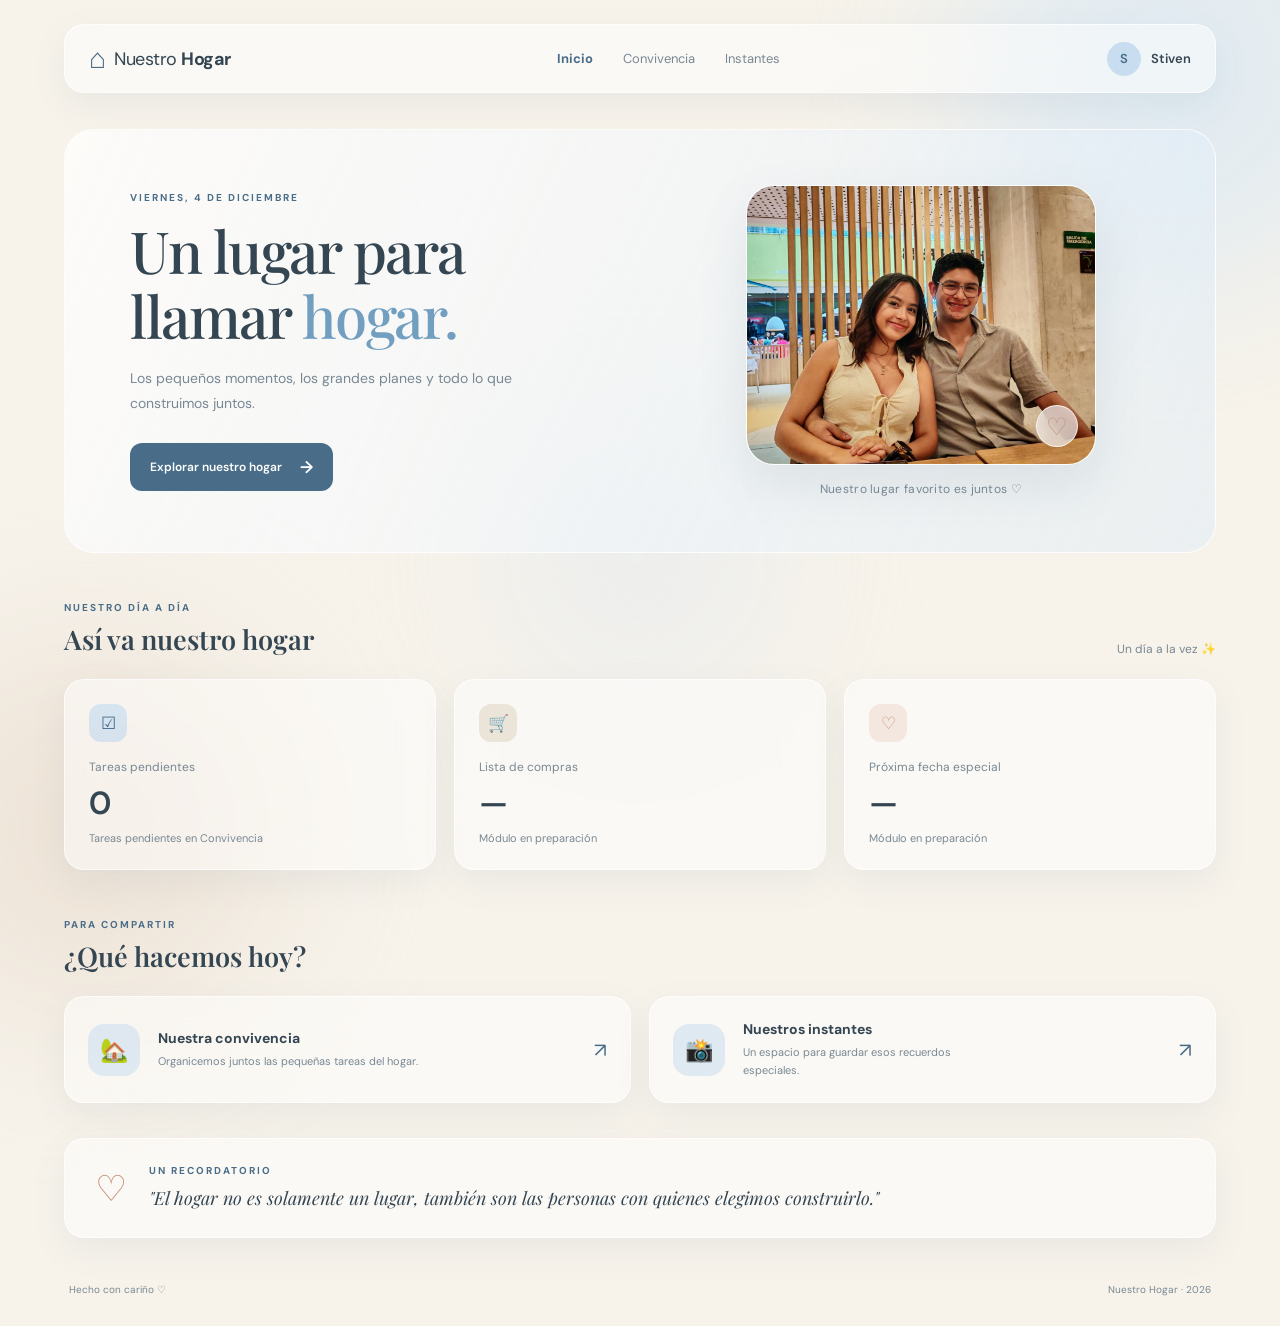
<file: index.html>
<!doctype html>
<html lang="es">
  <head>
    <meta charset="UTF-8" />
    <meta name="viewport" content="width=device-width, initial-scale=1.0" />
    <meta
      name="description"
      content="Nuestro Hogar: un espacio para organizar, compartir y recordar."
    />

    <title>Nuestro Hogar</title>

    <link rel="preconnect" href="https://fonts.googleapis.com" />
    <link rel="preconnect" href="https://fonts.gstatic.com" crossorigin />
    <link
      href="https://fonts.googleapis.com/css2?family=DM+Sans:wght@400;500;600;700&family=Playfair+Display:wght@500;600;700&display=swap"
      rel="stylesheet"
    />

    <link rel="stylesheet" href="styles/main.css" />
    <script src="scripts/app.js" defer></script>
    <script src="scripts/components.js" defer></script>
  </head>

  <body>
    <div class="background-decoration decoration-one"></div>
    <div class="background-decoration decoration-two"></div>
    <div class="background-decoration decoration-three"></div>

    <div class="app-container">
      <!-- Navegación principal -->
      <div id="site-header"></div>

      <main>
        <!-- Presentación principal con acceso directo al módulo de convivencia. -->
        <section class="welcome-section">
          <div class="welcome-content">
            <span class="eyebrow" id="current-date">NUESTRO ESPACIO</span>

            <h1>Un lugar para<br />llamar <span>hogar.</span></h1>

            <p>
              Los pequeños momentos, los grandes planes y todo lo que
              construimos juntos.
            </p>

            <a href="pages/convivencia.html" class="primary-button">
              Explorar nuestro hogar <span>→</span>
            </a>
          </div>

          <div class="welcome-decoration">
            <div class="couple-photo-frame">
              <img
                src="assets/images/foto-pareja.jpg"
                alt="Stiven y Ana, construyendo nuestro hogar"
                class="couple-photo"
              />
              <div class="photo-heart">♡</div>
            </div>

            <span class="decoration-caption">
              Nuestro lugar favorito es juntos ♡
            </span>
          </div>
        </section>
        <!-- Resumen rápido: las tareas usan datos guardados y los otros módulos aún están pendientes. -->
        <section class="section-block">
          <div class="section-heading">
            <div>
              <span class="eyebrow">NUESTRO DÍA A DÍA</span>
              <h2>Así va nuestro hogar</h2>
            </div>
            <span class="section-note">Un día a la vez ✨</span>
          </div>

          <div class="summary-grid">
            <article class="summary-card glass">
              <div class="card-icon blue-icon">☑</div>
              <span class="card-label">Tareas pendientes</span>
              <strong class="card-number" id="pending-tasks-count" aria-live="polite">0</strong>
              <span class="card-description" id="pending-tasks-description">Tareas pendientes en Convivencia</span>
            </article>

            <article class="summary-card glass">
              <div class="card-icon beige-icon">🛒</div>
              <span class="card-label">Lista de compras</span>
              <strong class="card-number">—</strong>
              <span class="card-description">Módulo en preparación</span>
            </article>

            <article class="summary-card glass">
              <div class="card-icon peach-icon">♡</div>
              <span class="card-label">Próxima fecha especial</span>
              <strong class="card-number">—</strong>
              <span class="card-description">Módulo en preparación</span>
            </article>
          </div>
        </section>

        <!-- Atajos para entrar a los dos módulos disponibles en esta versión. -->
        <section class="section-block">
          <div class="section-heading">
            <div>
              <span class="eyebrow">PARA COMPARTIR</span>
              <h2>¿Qué hacemos hoy?</h2>
            </div>
          </div>

          <div class="quick-access-grid">
            <a href="pages/convivencia.html" class="quick-card glass">
              <div class="quick-card-icon">🏡</div>
              <div>
                <h3>Nuestra convivencia</h3>
                <p>Organicemos juntos las pequeñas tareas del hogar.</p>
              </div>
              <span class="card-arrow">↗</span>
            </a>

            <a href="pages/instantes.html" class="quick-card glass">
              <div class="quick-card-icon">📸</div>
              <div>
                <h3>Nuestros instantes</h3>
                <p>Un espacio para guardar esos recuerdos especiales.</p>
              </div>
              <span class="card-arrow">↗</span>
            </a>
          </div>
        </section>

        <!-- Cierre visual de la portada con una frase relacionada con el propósito del proyecto. -->
        <section class="message-card glass">
          <span class="message-heart">♡</span>
          <div>
            <span class="eyebrow">UN RECORDATORIO</span>
            <p>
              "El hogar no es solamente un lugar, también son las personas con
              quienes elegimos construirlo."
            </p>
          </div>
        </section>
      </main>

      <footer class="footer">
        <span>Hecho con cariño ♡</span>
        <span>Nuestro Hogar · 2026</span>
      </footer>
    </div>
  </body>
</html>
</file>
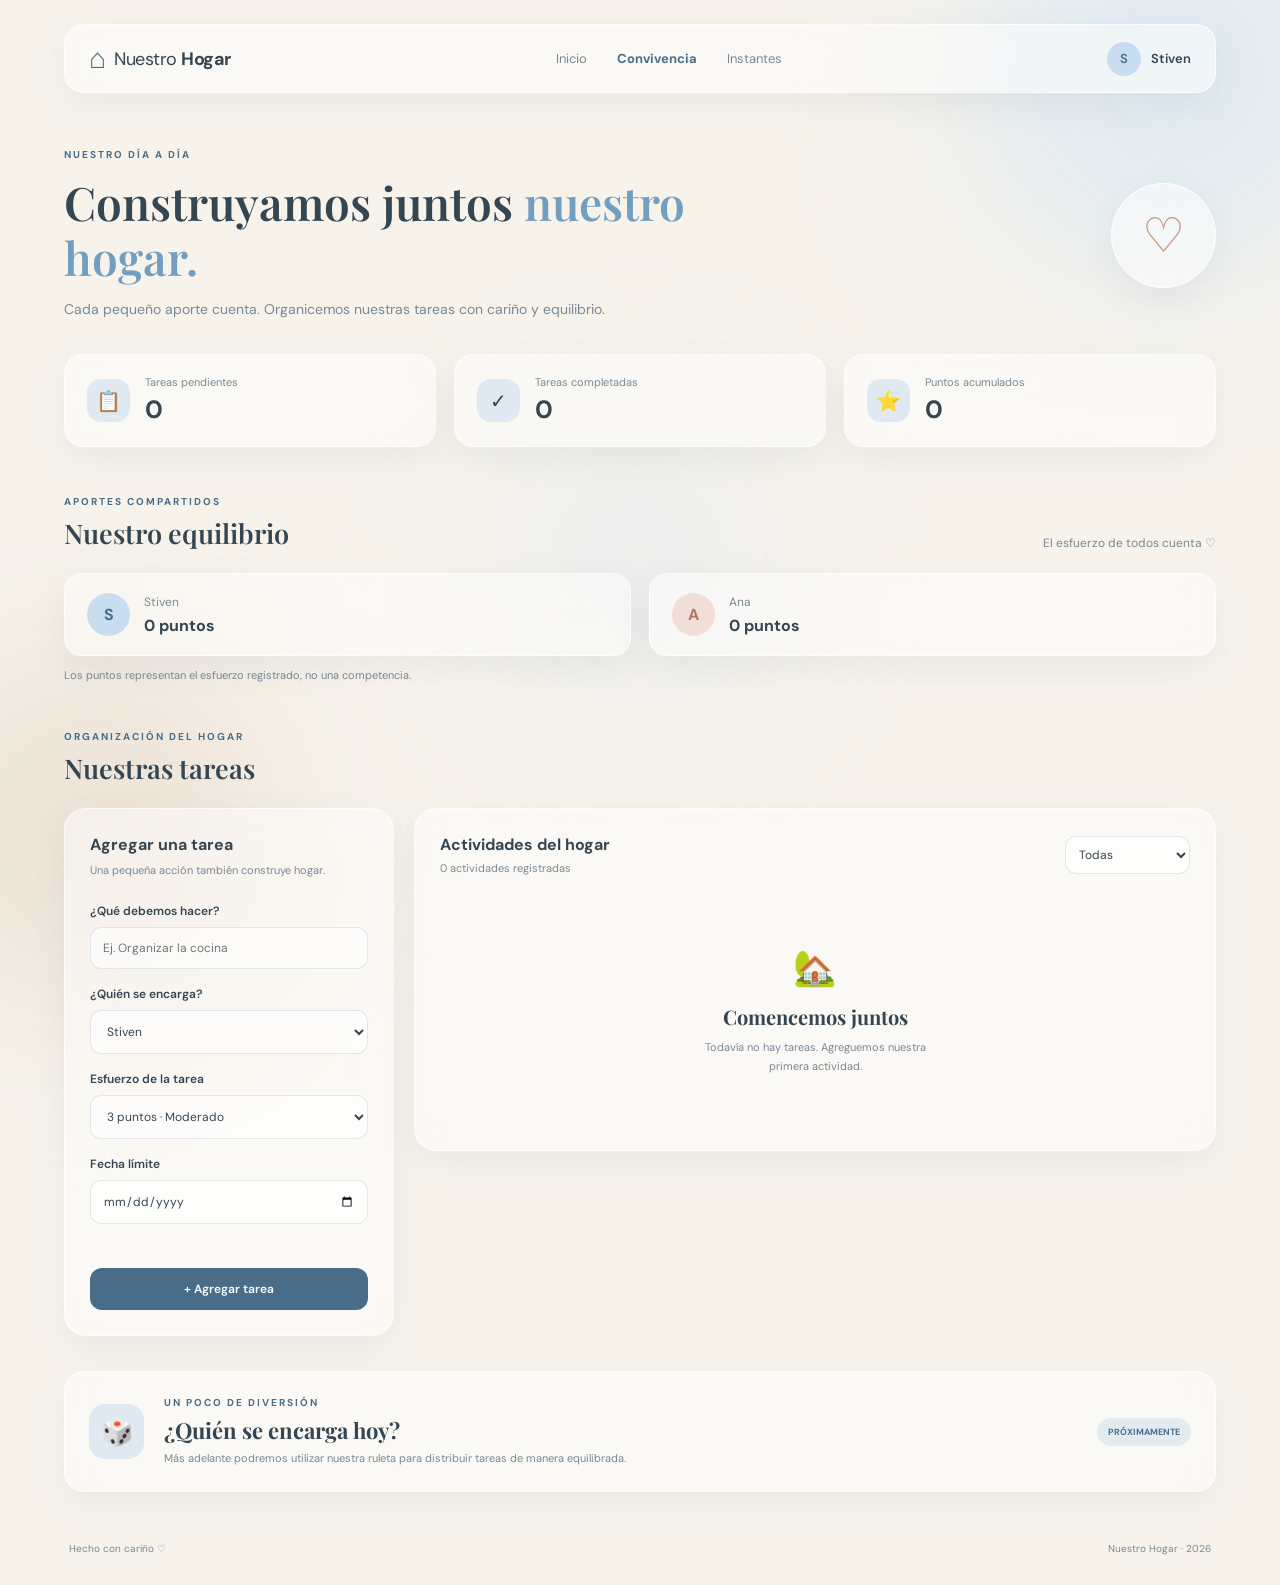
<file: pages/convivencia.html>
<!doctype html>
<html lang="es">
  <head>
    <meta charset="UTF-8" />
    <meta name="viewport" content="width=device-width, initial-scale=1.0" />
    <meta name="description" content="Organicemos juntos nuestro hogar." />

    <title>Convivencia | Nuestro Hogar</title>

    <link rel="preconnect" href="https://fonts.googleapis.com" />
    <link rel="preconnect" href="https://fonts.gstatic.com" crossorigin />
    <link
      href="https://fonts.googleapis.com/css2?family=DM+Sans:wght@400;500;600;700&family=Playfair+Display:wght@500;600;700&display=swap"
      rel="stylesheet"
    />

    <link rel="stylesheet" href="../styles/main.css" />
    <script src="../scripts/tasks.js" defer></script>
    <script src="../scripts/components.js" defer></script>
  </head>

  <body>
    <div class="background-decoration decoration-one"></div>
    <div class="background-decoration decoration-two"></div>
    <div class="background-decoration decoration-three"></div>

    <div class="app-container">
      <div id="site-header"></div>

      <main>
        <!-- Presenta el propósito del módulo antes de mostrar los datos de las tareas. -->
        <section class="module-header">
          <div>
            <span class="eyebrow">NUESTRO DÍA A DÍA</span>
            <h1>Construyamos juntos <span>nuestro hogar.</span></h1>
            <p>
              Cada pequeño aporte cuenta. Organicemos nuestras tareas con cariño
              y equilibrio.
            </p>
          </div>

          <div class="module-decoration">♡</div>
        </section>

        <!-- Los indicadores se actualizan desde tasks.js usando las tareas guardadas. -->
        <section class="task-stats">
          <article class="stat-card glass">
            <span class="stat-icon">📋</span>
            <div>
              <span class="stat-label">Tareas pendientes</span>
              <strong id="pending-count">0</strong>
            </div>
          </article>

          <article class="stat-card glass">
            <span class="stat-icon">✓</span>
            <div>
              <span class="stat-label">Tareas completadas</span>
              <strong id="completed-count">0</strong>
            </div>
          </article>

          <article class="stat-card glass">
            <span class="stat-icon">⭐</span>
            <div>
              <span class="stat-label">Puntos acumulados</span>
              <strong id="total-points">0</strong>
            </div>
          </article>
        </section>

        <!-- Los puntos sirven como referencia del esfuerzo completado, no como competencia. -->
        <section class="section-block">
          <div class="section-heading">
            <div>
              <span class="eyebrow">APORTES COMPARTIDOS</span>
              <h2>Nuestro equilibrio</h2>
            </div>
            <span class="section-note">El esfuerzo de todos cuenta ♡</span>
          </div>

          <div class="balance-grid">
            <article class="balance-card glass">
              <div class="balance-avatar">S</div>
              <div class="balance-info">
                <span>Stiven</span>
                <strong id="stiven-points">0 puntos</strong>
              </div>
            </article>

            <article class="balance-card glass">
              <div class="balance-avatar ana-avatar">A</div>
              <div class="balance-info">
                <span>Ana</span>
                <strong id="ana-points">0 puntos</strong>
              </div>
            </article>
          </div>
          <p class="balance-note">
            Los puntos representan el esfuerzo registrado, no una competencia.
          </p>
        </section>

        <!-- Formulario y lista forman el flujo principal para organizar las tareas del hogar. -->
        <section class="section-block">
          <div class="section-heading">
            <div>
              <span class="eyebrow">ORGANIZACIÓN DEL HOGAR</span>
              <h2>Nuestras tareas</h2>
            </div>
          </div>

          <div class="task-layout">
            <!-- Desde aquí se crea cada tarea y se asigna a una persona. -->
            <aside class="task-form-card glass">
              <h3>Agregar una tarea</h3>
              <p class="form-description">
                Una pequeña acción también construye hogar.
              </p>

              <form id="task-form">
                <div class="form-group">
                  <label for="task-title">¿Qué debemos hacer?</label>
                  <input
                    type="text"
                    id="task-title"
                    placeholder="Ej. Organizar la cocina"
                    maxlength="80"
                    required
                  />
                </div>

                <div class="form-group">
                  <label for="task-assignee">¿Quién se encarga?</label>
                  <select id="task-assignee" required>
                    <option value="Stiven">Stiven</option>
                    <option value="Ana">Ana</option>
                  </select>
                </div>

                <div class="form-group">
                  <label for="task-points">Esfuerzo de la tarea</label>
                  <select id="task-points" required>
                    <option value="1">1 punto · Muy sencillo</option>
                    <option value="2">2 puntos · Sencillo</option>
                    <option value="3" selected>3 puntos · Moderado</option>
                    <option value="4">4 puntos · Exigente</option>
                    <option value="5">5 puntos · Mayor esfuerzo</option>
                  </select>
                </div>

                <div class="form-group">
                  <label for="task-date">Fecha límite</label>
                  <input type="date" id="task-date" />
                </div>

                <button type="submit" class="primary-button form-submit">
                  + Agregar tarea
                </button>
              </form>
            </aside>

            <!-- La lista se genera desde JavaScript y permite filtrar o completar tareas. -->
            <div class="task-list-card glass">
              <div class="task-list-heading">
                <div>
                  <h3>Actividades del hogar</h3>
                  <span id="task-list-description">
                    Tus tareas aparecerán aquí.
                  </span>
                </div>

                <select id="task-filter" class="task-filter">
                  <option value="all">Todas</option>
                  <option value="pending">Pendientes</option>
                  <option value="completed">Completadas</option>
                </select>
              </div>

              <div id="task-list" class="task-list">
                <div class="empty-state">
                  <span>🏡</span>
                  <h3>Comencemos juntos</h3>
                  <p>
                    Todavía no hay tareas. Agreguemos nuestra primera actividad.
                  </p>
                </div>
              </div>
            </div>
          </div>
        </section>

        <!-- Idea para una mejora futura; todavía no tiene una interacción implementada. -->
        <section class="roulette-card glass">
          <div class="roulette-icon">🎲</div>
          <div>
            <span class="eyebrow">UN POCO DE DIVERSIÓN</span>
            <h2>¿Quién se encarga hoy?</h2>
            <p>
              Más adelante podremos utilizar nuestra ruleta para distribuir
              tareas de manera equilibrada.
            </p>
          </div>
          <span class="coming-soon">PRÓXIMAMENTE</span>
        </section>
      </main>

      <footer class="footer">
        <span>Hecho con cariño ♡</span>
        <span>Nuestro Hogar · 2026</span>
      </footer>
    </div>
  </body>
</html>
</file>
<file: styles/main.css>
/* 1. VARIABLES E IDENTIDAD VISUAL */

:root {
    /* Variables compartidas para mantener una paleta consistente en todos los módulos. */
    --cream: #F7F3EB;
    --beige: #E8DFD2;
    --blue-light: #C8DDF0;
    --blue-medium: #91B9D8;
    --blue-dark: #496D89;
    --terracotta: #C98F79;

    --text-main: #354653;
    --text-soft: #788894;
    --white-glass: rgba(255, 255, 255, 0.48);
    --border-glass: rgba(255, 255, 255, 0.68);

    --shadow-soft: 0 12px 35px rgba(77, 105, 127, 0.08);
}

/* 2. CONFIGURACIÓN GENERAL */

* {
    margin: 0;
    padding: 0;
    box-sizing: border-box;
}

body {
    min-height: 100vh;
    background: var(--cream);
    color: var(--text-main);
    font-family: 'DM Sans', sans-serif;
    overflow-x: hidden;
    position: relative;
}

a {
    text-decoration: none;
    color: inherit;
}

button, a {
    -webkit-tap-highlight-color: transparent;
}

/* 3. FONDO Y DECORACIONES */

.background-decoration {
    /* Las manchas decorativas quedan detrás del contenido y no bloquean clics. */
    position: fixed;
    border-radius: 50%;
    filter: blur(80px);
    opacity: 0.65;
    z-index: -1;
    pointer-events: none;
}

.decoration-one {
    width: 420px;
    height: 420px;
    background: #D6E7F5;
    top: -140px;
    right: -100px;
}

.decoration-two {
    width: 380px;
    height: 380px;
    background: #E9DCCE;
    bottom: -120px;
    left: -100px;
}

.decoration-three {
    width: 250px;
    height: 250px;
    background: #E4EAF0;
    top: 48%;
    left: 40%;
}

/* 4. EFECTO GLASSMORPHISM */

.glass {
    /* Estilo translúcido reutilizado en tarjetas y navegación. */
    background: var(--white-glass);
    border: 1px solid var(--border-glass);
    backdrop-filter: blur(18px);
    -webkit-backdrop-filter: blur(18px);
    box-shadow: var(--shadow-soft);
}

/* 5. CONTENEDOR Y NAVEGACIÓN */

.app-container {
    width: min(1160px, 90%);
    margin: 0 auto;
}

.topbar {
    /* Flex mantiene marca, enlaces y perfil alineados en pantallas amplias. */
    margin-top: 24px;
    padding: 15px 24px;
    border-radius: 20px;

    display: flex;
    align-items: center;
    justify-content: space-between;
    gap: 24px;
}

.brand {
    display: flex;
    align-items: center;
    gap: 9px;
    font-size: 18px;
    letter-spacing: -0.5px;
}

.brand strong {
    font-weight: 700;
}

.brand-icon {
    font-size: 28px;
    color: var(--blue-dark);
}

.main-navigation {
    display: flex;
    align-items: center;
    gap: 30px;
}

.nav-link {
    font-size: 13px;
    color: var(--text-soft);
    transition: color 0.2s ease;
}

.nav-link:hover,
.nav-link.active {
    color: var(--blue-dark);
    font-weight: 700;
}

.profile {
    display: flex;
    align-items: center;
    gap: 10px;
    font-size: 13px;
    font-weight: 600;
}

.profile-avatar {
    width: 34px;
    height: 34px;
    display: grid;
    place-items: center;
    background: var(--blue-light);
    color: var(--blue-dark);
    border-radius: 50%;
}

/* 6. BIENVENIDA */

.welcome-section {
    min-height: 360px;
    margin-top: 36px;
    padding: 55px 65px;
    border-radius: 30px;
    background: linear-gradient(
        115deg,
        rgba(255,255,255,0.70),
        rgba(221,235,247,0.48)
    );
    border: 1px solid rgba(255,255,255,0.8);

    display: flex;
    align-items: center;
    justify-content: space-between;
    overflow: hidden;
}

.eyebrow {
    display: block;
    color: var(--blue-dark);
    font-size: 10px;
    font-weight: 700;
    letter-spacing: 2px;
    margin-bottom: 14px;
}

.welcome-content h1 {
    font-family: 'Playfair Display', serif;
    font-size: clamp(40px, 5vw, 58px);
    line-height: 1.12;
    font-weight: 500;
    letter-spacing: -1.5px;
}

.welcome-content h1 span {
    color: #729EC0;
}

.welcome-content p {
    max-width: 390px;
    margin-top: 18px;
    line-height: 1.8;
    font-size: 14px;
    color: var(--text-soft);
}

.primary-button {
    display: inline-flex;
    align-items: center;
    gap: 18px;
    margin-top: 27px;
    padding: 13px 20px;
    background: var(--blue-dark);
    color: white;
    border-radius: 12px;
    font-size: 12px;
    font-weight: 600;
    transition: transform 0.2s, background 0.2s;
}

.primary-button:hover {
    background: #385A75;
    transform: translateY(-2px);
}

.primary-button span {
    font-size: 17px;
}

/* 6. FOTOGRAFÍA DE LA PAREJA */

.welcome-decoration {
    width: 42%;
    display: flex;
    flex-direction: column;
    align-items: center;
    gap: 16px;
    margin-right: 15px;
    flex-shrink: 0;
}

.couple-photo-frame {
    width: 100%;
    max-width: 350px;
    height: 280px;
    position: relative;
    overflow: hidden;
    border-radius: 28px;

    border: 1px solid rgba(255, 255, 255, 0.85);
    background: rgba(255, 255, 255, 0.35);

    box-shadow:
        0 20px 50px rgba(75, 105, 130, 0.12),
        inset 0 0 20px rgba(255, 255, 255, 0.2);
}

.couple-photo {
    display: block;
    width: 100%;
    height: 100%;
    object-fit: cover;
    object-position: center;
    transition: transform 0.5s ease;
}

.couple-photo-frame:hover .couple-photo {
    transform: scale(1.04);
}

.photo-heart {
    position: absolute;
    right: 17px;
    bottom: 17px;
    width: 42px;
    height: 42px;

    display: grid;
    place-items: center;

    background: rgba(255, 255, 255, 0.65);
    backdrop-filter: blur(12px);
    -webkit-backdrop-filter: blur(12px);

    border: 1px solid rgba(255, 255, 255, 0.8);
    border-radius: 50%;

    color: var(--terracotta);
    font-size: 24px;
}

.decoration-caption {
    color: var(--text-soft);
    font-size: 12px;
    letter-spacing: 0.3px;
    text-align: center;
}

/* 7. SECCIONES Y TÍTULOS */

.section-block {
    margin-top: 48px;
}

.section-heading {
    display: flex;
    align-items: end;
    justify-content: space-between;
    margin-bottom: 22px;
}

.section-heading .eyebrow {
    margin-bottom: 7px;
}

.section-heading h2 {
    font-family: 'Playfair Display', serif;
    font-size: 27px;
    font-weight: 600;
}

.section-note {
    color: var(--text-soft);
    font-size: 12px;
}

/* 8. TARJETAS DE RESUMEN */

.summary-grid {
    display: grid;
    grid-template-columns: repeat(3, 1fr);
    gap: 18px;
}

.summary-card {
    padding: 24px;
    border-radius: 20px;
    display: flex;
    flex-direction: column;
    transition: transform 0.25s ease;
}

.summary-card:hover,
.quick-card:hover {
    transform: translateY(-4px);
}

.card-icon {
    width: 38px;
    height: 38px;
    border-radius: 12px;
    display: grid;
    place-items: center;
    margin-bottom: 17px;
    font-size: 17px;
}

.blue-icon {
    background: rgba(200,221,240,0.7);
    color: var(--blue-dark);
}

.beige-icon {
    background: rgba(232,223,210,0.8);
}

.peach-icon {
    background: rgba(201,143,121,0.17);
    color: var(--terracotta);
}

.card-label {
    color: var(--text-soft);
    font-size: 12px;
}

.card-number {
    font-size: 32px;
    margin: 7px 0;
    font-weight: 600;
}

.card-description {
    color: var(--text-soft);
    font-size: 11px;
}

/* 9. ACCESOS RÁPIDOS */

.quick-access-grid {
    display: grid;
    grid-template-columns: repeat(2, 1fr);
    gap: 18px;
}

.quick-card {
    position: relative;
    display: flex;
    align-items: center;
    gap: 18px;
    padding: 23px;
    border-radius: 20px;
    transition: transform 0.25s ease;
}

.quick-card-icon {
    min-width: 52px;
    height: 52px;
    border-radius: 16px;
    display: grid;
    place-items: center;
    background: rgba(200,221,240,0.55);
    font-size: 23px;
}

.quick-card h3 {
    font-size: 14px;
    margin-bottom: 6px;
}

.quick-card p {
    color: var(--text-soft);
    font-size: 11px;
    line-height: 1.6;
    max-width: 260px;
}

.card-arrow {
    margin-left: auto;
    color: var(--blue-dark);
    font-size: 20px;
}

/* 10. MENSAJE ESPECIAL */
.message-card {
    margin-top: 35px;
    padding: 25px 30px;
    border-radius: 20px;
    display: flex;
    align-items: center;
    gap: 22px;
}

.message-heart {
    font-size: 36px;
    color: var(--terracotta);
}

.message-card .eyebrow {
    margin-bottom: 8px;
}

.message-card p {
    font-family: 'Playfair Display', serif;
    font-size: 18px;
    font-style: italic;
    line-height: 1.5;
    color: var(--text-main);
}

/* 11. PIE DE PÁGINA */

.footer {
    display: flex;
    justify-content: space-between;
    padding: 30px 5px;
    margin-top: 15px;
    color: var(--text-soft);
    font-size: 10px;
}

/* 12. DISEÑO RESPONSIVE */

@media (max-width: 760px) {

    /* En pantallas estrechas los enlaces pasan a una fila propia bajo la marca. */
    .topbar {
        flex-wrap: wrap;
        padding: 15px;
    }

    .main-navigation {
        order: 3;
        width: 100%;
        justify-content: center;
        gap: 22px;
        padding-top: 12px;
        border-top: 1px solid rgba(255,255,255,0.5);
    }

    .welcome-section {
        padding: 38px 28px;
    }

    .summary-grid {
        grid-template-columns: repeat(2, 1fr);
    }

    .quick-access-grid {
        grid-template-columns: 1fr;
    }
}

@media (max-width: 480px) {

    .app-container {
        width: 92%;
    }

    .welcome-section {
        min-height: auto;
        padding: 35px 23px;
    }

    .welcome-content h1 {
        font-size: 42px;
    }

    .summary-grid {
        grid-template-columns: 1fr;
    }

    .section-heading h2 {
        font-size: 23px;
    }

    .section-note {
        display: none;
    }

    .message-card {
        padding: 20px;
        align-items: flex-start;
    }

    .message-card p {
        font-size: 16px;
    }

    .footer {
        gap: 12px;
        flex-wrap: wrap;
    }
}
@media (max-width: 760px) {
    .welcome-section {
        flex-direction: column;
        align-items: flex-start;
        gap: 30px;
    }

    .welcome-decoration {
        width: 100%;
        margin: 0;
    }

    .couple-photo-frame {
        max-width: 100%;
        height: 260px;
    }
}

/* 13. MÓDULO: CONVIVENCIA */

.module-header {
    margin-top: 55px;
    display: flex;
    justify-content: space-between;
    align-items: center;
    gap: 25px;
}

.module-header h1 {
    max-width: 650px;
    font-family: 'Playfair Display', serif;
    font-size: clamp(34px, 4vw, 46px);
    line-height: 1.2;
    font-weight: 600;
}

.module-header h1 span {
    color: #729EC0;
}

.module-header p {
    margin-top: 13px;
    color: var(--text-soft);
    font-size: 14px;
    line-height: 1.7;
    max-width: 560px;
}

.module-decoration {
    width: 105px;
    height: 105px;
    flex-shrink: 0;
    display: grid;
    place-items: center;
    border-radius: 50%;
    background: rgba(255,255,255,0.5);
    border: 1px solid rgba(255,255,255,0.8);
    color: var(--terracotta);
    font-size: 48px;
    box-shadow: var(--shadow-soft);
}

/* Indicadores */

.task-stats {
    margin-top: 32px;
    display: grid;
    grid-template-columns: repeat(3, 1fr);
    gap: 18px;
}

.stat-card {
    padding: 20px 22px;
    border-radius: 19px;
    display: flex;
    align-items: center;
    gap: 15px;
}

.stat-icon {
    width: 43px;
    height: 43px;
    display: grid;
    place-items: center;
    border-radius: 14px;
    background: rgba(200,221,240,0.55);
    font-size: 20px;
}

.stat-card > div {
    display: flex;
    flex-direction: column;
    gap: 4px;
}

.stat-label {
    font-size: 11px;
    color: var(--text-soft);
}

.stat-card strong {
    font-size: 25px;
}

/* Equilibrio */

.balance-grid {
    display: grid;
    grid-template-columns: repeat(2, 1fr);
    gap: 18px;
}

.balance-card {
    padding: 19px 22px;
    border-radius: 18px;
    display: flex;
    align-items: center;
    gap: 14px;
}

.balance-avatar {
    width: 43px;
    height: 43px;
    display: grid;
    place-items: center;
    border-radius: 50%;
    background: var(--blue-light);
    color: var(--blue-dark);
    font-weight: 700;
}

.ana-avatar {
    background: #F1DED6;
    color: #AD7866;
}

.balance-info {
    display: flex;
    flex-direction: column;
    gap: 5px;
}

.balance-info span {
    font-size: 12px;
    color: var(--text-soft);
}

.balance-info strong {
    font-size: 16px;
}

.balance-note {
    margin-top: 12px;
    font-size: 11px;
    color: var(--text-soft);
}

/* Distribución del módulo */

.task-layout {
    /* El formulario queda al lado de la lista; el breakpoint lo apila en tabletas. */
    display: grid;
    grid-template-columns: 330px minmax(0, 1fr);
    align-items: start;
    gap: 20px;
}

.task-form-card,
.task-list-card {
    padding: 25px;
    border-radius: 22px;
}

.task-form-card h3,
.task-list-card h3 {
    font-size: 16px;
    font-weight: 700;
}

.form-description {
    margin-top: 7px;
    margin-bottom: 23px;
    color: var(--text-soft);
    font-size: 11px;
    line-height: 1.6;
}

.form-group {
    margin-bottom: 17px;
}

.form-group label {
    display: block;
    margin-bottom: 8px;
    color: var(--text-main);
    font-size: 12px;
    font-weight: 600;
}

.form-group input,
.form-group select,
.task-filter {
    width: 100%;
    padding: 12px;
    border: 1px solid rgba(130,155,175,0.22);
    border-radius: 11px;
    background: rgba(255,255,255,0.58);
    color: var(--text-main);
    font-family: inherit;
    font-size: 12px;
    outline: none;
    transition: border-color 0.2s, box-shadow 0.2s;
}

.form-group input:focus,
.form-group select:focus,
.task-filter:focus {
    border-color: var(--blue-medium);
    box-shadow: 0 0 0 3px rgba(145,185,216,0.15);
}

.form-submit {
    width: 100%;
    justify-content: center;
    cursor: pointer;
    border: none;
    font-family: inherit;
}

.task-list-heading {
    display: flex;
    justify-content: space-between;
    align-items: center;
    gap: 15px;
    margin-bottom: 20px;
}

.task-list-heading span {
    display: block;
    margin-top: 6px;
    font-size: 11px;
    color: var(--text-soft);
}

.task-filter {
    width: auto;
    min-width: 125px;
    padding: 9px;
}

.task-list {
    display: flex;
    flex-direction: column;
    gap: 11px;
}

/* Elementos individuales de la lista */

.task-item {
    display: flex;
    align-items: center;
    gap: 12px;
    padding: 15px;
    border: 1px solid rgba(255,255,255,0.75);
    background: rgba(255,255,255,0.35);
    border-radius: 15px;
    transition: background 0.2s;
}

.task-item:hover {
    background: rgba(255,255,255,0.65);
}

.task-check {
    width: 19px;
    height: 19px;
    flex-shrink: 0;
    accent-color: var(--blue-dark);
    cursor: pointer;
}

.task-details {
    min-width: 0;
    flex: 1;
}

.task-details h4 {
    font-size: 12px;
    font-weight: 600;
    overflow-wrap: anywhere;
}

.task-details p {
    margin-top: 5px;
    color: var(--text-soft);
    font-size: 10px;
}

.task-points {
    white-space: nowrap;
    font-size: 11px;
    font-weight: 700;
    color: var(--blue-dark);
}

.task-delete {
    border: none;
    background: transparent;
    color: #B77D69;
    font-size: 17px;
    cursor: pointer;
    padding: 5px;
}

.task-completed .task-details h4 {
    text-decoration: line-through;
    color: var(--text-soft);
}

.task-completed {
    opacity: 0.72;
}

/* Estado vacío */

.empty-state {
    min-height: 230px;
    display: flex;
    flex-direction: column;
    justify-content: center;
    align-items: center;
    text-align: center;
    padding: 25px;
}

.empty-state > span {
    font-size: 35px;
    margin-bottom: 12px;
}

.empty-state h3 {
    font-family: 'Playfair Display', serif;
    font-size: 20px;
}

.empty-state p {
    max-width: 250px;
    margin-top: 8px;
    font-size: 11px;
    color: var(--text-soft);
    line-height: 1.7;
}

/* Ruleta futura */

.roulette-card {
    margin-top: 35px;
    margin-bottom: 20px;
    padding: 24px;
    border-radius: 20px;
    display: flex;
    align-items: center;
    gap: 20px;
}

.roulette-icon {
    width: 55px;
    height: 55px;
    flex-shrink: 0;
    display: grid;
    place-items: center;
    background: rgba(200,221,240,0.55);
    border-radius: 16px;
    font-size: 26px;
}

.roulette-card .eyebrow {
    margin-bottom: 6px;
}

.roulette-card h2 {
    font-family: 'Playfair Display', serif;
    font-size: 22px;
}

.roulette-card p {
    margin-top: 5px;
    font-size: 11px;
    color: var(--text-soft);
    line-height: 1.6;
}

.coming-soon {
    margin-left: auto;
    padding: 8px 11px;
    border-radius: 20px;
    background: rgba(200,221,240,0.5);
    color: var(--blue-dark);
    font-size: 9px;
    font-weight: 700;
    white-space: nowrap;
}

/* Adaptación a dispositivos */

@media (max-width: 900px) {
    .task-layout {
        grid-template-columns: 1fr;
    }

    .task-form-card {
        max-width: none;
    }
}

@media (max-width: 760px) {
    .module-header {
        margin-top: 35px;
    }

    .module-decoration {
        width: 75px;
        height: 75px;
        font-size: 35px;
    }

    .task-stats {
        grid-template-columns: 1fr;
    }

    .roulette-card {
        flex-wrap: wrap;
    }

    .coming-soon {
        margin-left: 0;
    }
}

@media (max-width: 480px) {
    .module-header {
        align-items: flex-start;
    }

    .module-decoration {
        display: none;
    }

    .balance-grid {
        grid-template-columns: 1fr;
    }

    .task-form-card,
    .task-list-card {
        padding: 18px;
    }

    .task-list-heading {
        align-items: flex-start;
        flex-direction: column;
    }

    .task-filter {
        width: 100%;
    }

    .task-item {
        gap: 8px;
        padding: 11px;
    }

    .task-points {
        font-size: 10px;
    }
}

/* 14. MÓDULO: NUESTROS INSTANTES */

.moments-container {
    width: min(1100px, 92%);
    margin: 45px auto 70px;
}

.moments-header {
    display: flex;
    justify-content: space-between;
    align-items: center;
    gap: 25px;
    margin-bottom: 35px;
}

.moments-header h1 {
    color: var(--text-main);
    font-size: clamp(2rem, 5vw, 2.8rem);
    margin: 8px 0;
}

.moments-header h1 span {
    color: var(--blue-medium);
}

.moments-header p {
    color: var(--text-soft);
    margin: 0;
}

.moments-container .eyebrow {
    font-size: 0.72rem;
}

.moments-counter {
    min-width: 125px;
    padding: 18px 22px;
    text-align: center;
    background: var(--white-glass);
    border: 1px solid var(--border-glass);
    border-radius: 18px;
    box-shadow: var(--shadow-soft);
}

.moments-counter span {
    display: block;
    color: var(--blue-dark);
    font-size: 2rem;
    font-weight: 700;
}

.moments-counter small {
    color: var(--text-soft);
}

.memory-intro {
    padding: 35px;
    margin-bottom: 40px;
    border-radius: 25px;
    background: linear-gradient(
        120deg,
        rgba(200, 221, 240, 0.65),
        rgba(255, 255, 255, 0.65)
    );
    border: 1px solid var(--border-glass);
}

.memory-intro h2 {
    margin: 8px 0;
    color: var(--text-main);
}

.memory-intro p {
    max-width: 600px;
    color: var(--text-soft);
    line-height: 1.6;
    margin-bottom: 0;
}

.intro-icon {
    font-size: 1.8rem;
    color: var(--blue-dark);
}

.moments-container .section-heading {
    align-items: center;
    margin-bottom: 20px;
}

.moments-container .section-heading h2 {
    margin: 7px 0 0;
    color: var(--text-main);
}

.memory-form-section {
    padding: 28px;
    margin-bottom: 50px;
    border-radius: 22px;
    background: var(--white-glass);
    border: 1px solid var(--border-glass);
    box-shadow: var(--shadow-soft);
}

.memory-form {
    /* La foto y los campos comparten el espacio antes de apilarse en móvil. */
    display: grid;
    grid-template-columns: 0.9fr 1.1fr;
    gap: 30px;
    margin-top: 25px;
}

.photo-upload-area {
    display: flex;
    flex-direction: column;
    gap: 12px;
}

.photo-upload-label {
    min-height: 250px;
    padding: 25px;
    display: flex;
    flex-direction: column;
    justify-content: center;
    align-items: center;
    gap: 10px;
    text-align: center;
    cursor: pointer;
    border: 2px dashed var(--blue-medium);
    border-radius: 18px;
    background: rgba(200, 221, 240, 0.15);
    color: var(--text-main);
    transition: background 0.2s, transform 0.2s;
}

.photo-upload-label:hover {
    background: rgba(200, 221, 240, 0.35);
    transform: translateY(-2px);
}

.upload-icon {
    font-size: 2.5rem;
    color: var(--blue-dark);
}

.photo-upload-label small {
    color: var(--text-soft);
}

#memoryPhoto {
    /* Mantengo el input accesible por teclado sin mostrar el control nativo. */
    position: absolute;
    width: 1px;
    height: 1px;
    padding: 0;
    margin: -1px;
    overflow: hidden;
    clip: rect(0, 0, 0, 0);
    white-space: nowrap;
    border: 0;
}

.photo-upload-area:focus-within .photo-upload-label {
    outline: 3px solid var(--blue-dark);
    outline-offset: 3px;
}

.photo-preview {
    text-align: center;
}

.photo-preview img {
    width: 100%;
    max-height: 260px;
    object-fit: contain;
    border-radius: 14px;
    background: var(--beige);
}

.photo-preview button {
    margin-top: 10px;
    border: none;
    background: transparent;
    color: #a45e54;
    cursor: pointer;
}

.hidden {
    display: none !important;
}

.memory-fields {
    display: flex;
    flex-direction: column;
    gap: 10px;
}

.memory-fields label {
    margin-top: 5px;
    color: var(--text-main);
    font-size: 0.9rem;
    font-weight: 600;
}

.memory-fields input,
.memory-fields textarea {
    width: 100%;
    padding: 13px 15px;
    border: 1px solid rgba(145, 185, 216, 0.45);
    border-radius: 12px;
    outline: none;
    background: rgba(255, 255, 255, 0.7);
    color: var(--text-main);
    font: inherit;
    box-sizing: border-box;
}

.memory-fields input:focus,
.memory-fields textarea:focus {
    border-color: var(--blue-medium);
    box-shadow: 0 0 0 3px rgba(145, 185, 216, 0.15);
}

.memory-fields textarea {
    resize: vertical;
}

.memory-fields .primary-button {
    margin-top: 12px;
    padding: 14px 20px;
    border: none;
    border-radius: 12px;
    font: inherit;
    font-weight: 600;
    cursor: pointer;
}

.memory-gallery {
    display: grid;
    grid-template-columns: repeat(auto-fill, minmax(230px, 1fr));
    gap: 28px;
    align-items: start;
}

.memory-card {
    padding: 12px 12px 18px;
    background: #fffefa;
    border-radius: 5px;
    box-shadow: 0 8px 25px rgba(53, 70, 83, 0.12);
    transform: rotate(-1deg);
    transition: transform 0.25s, box-shadow 0.25s;
}

.memory-card:nth-child(even) {
    transform: rotate(1.5deg);
}

.memory-card:hover {
    transform: translateY(-6px) rotate(0);
    box-shadow: 0 15px 30px rgba(53, 70, 83, 0.16);
}

.memory-card img {
    width: 100%;
    height: 210px;
    object-fit: cover;
    display: block;
    background: var(--beige);
}

.memory-image-placeholder {
    /* Conserva el espacio de la foto cuando el archivo no se puede recuperar. */
    min-height: 210px;
    display: grid;
    place-items: center;
    padding: 16px;
    background: var(--beige);
    color: var(--text-soft);
    text-align: center;
}

.memory-card-content {
    padding: 15px 5px 0;
}

.memory-card h3 {
    margin: 0 0 7px;
    color: var(--text-main);
    font-family: Georgia, serif;
    font-size: 1.15rem;
}

.memory-card p {
    color: var(--text-soft);
    font-size: 0.88rem;
    line-height: 1.5;
    margin: 0 0 12px;
    overflow-wrap: anywhere;
}

.memory-date {
    color: var(--blue-dark);
    font-size: 0.76rem;
}

.delete-memory {
    display: block;
    margin: 12px 0 0 auto;
    padding: 7px 11px;
    border: none;
    border-radius: 8px;
    background: rgba(201, 143, 121, 0.13);
    color: #a45e54;
    cursor: pointer;
}

.delete-memory:hover {
    background: rgba(201, 143, 121, 0.25);
}

.gallery-empty {
    grid-column: 1 / -1;
    padding: 55px 20px;
    text-align: center;
    border: 1px dashed var(--blue-medium);
    border-radius: 20px;
    color: var(--text-soft);
}

.gallery-empty span {
    font-size: 2.5rem;
    color: var(--blue-medium);
}

.gallery-empty h3 {
    color: var(--text-main);
}

@media (max-width: 700px) {
    /* La pantalla de recuerdos pasa a una sola columna en móviles. */
    .moments-header {
        align-items: flex-start;
        flex-direction: column;
    }

    .memory-form {
        grid-template-columns: 1fr;
    }

    .memory-form-section {
        padding: 20px;
    }

    .memory-intro {
        padding: 25px;
    }

    .memory-gallery {
        grid-template-columns: repeat(auto-fill, minmax(180px, 1fr));
        gap: 18px;
    }
}

@media (max-width: 420px) {
    .memory-gallery {
        grid-template-columns: 1fr;
    }
}
</file>
